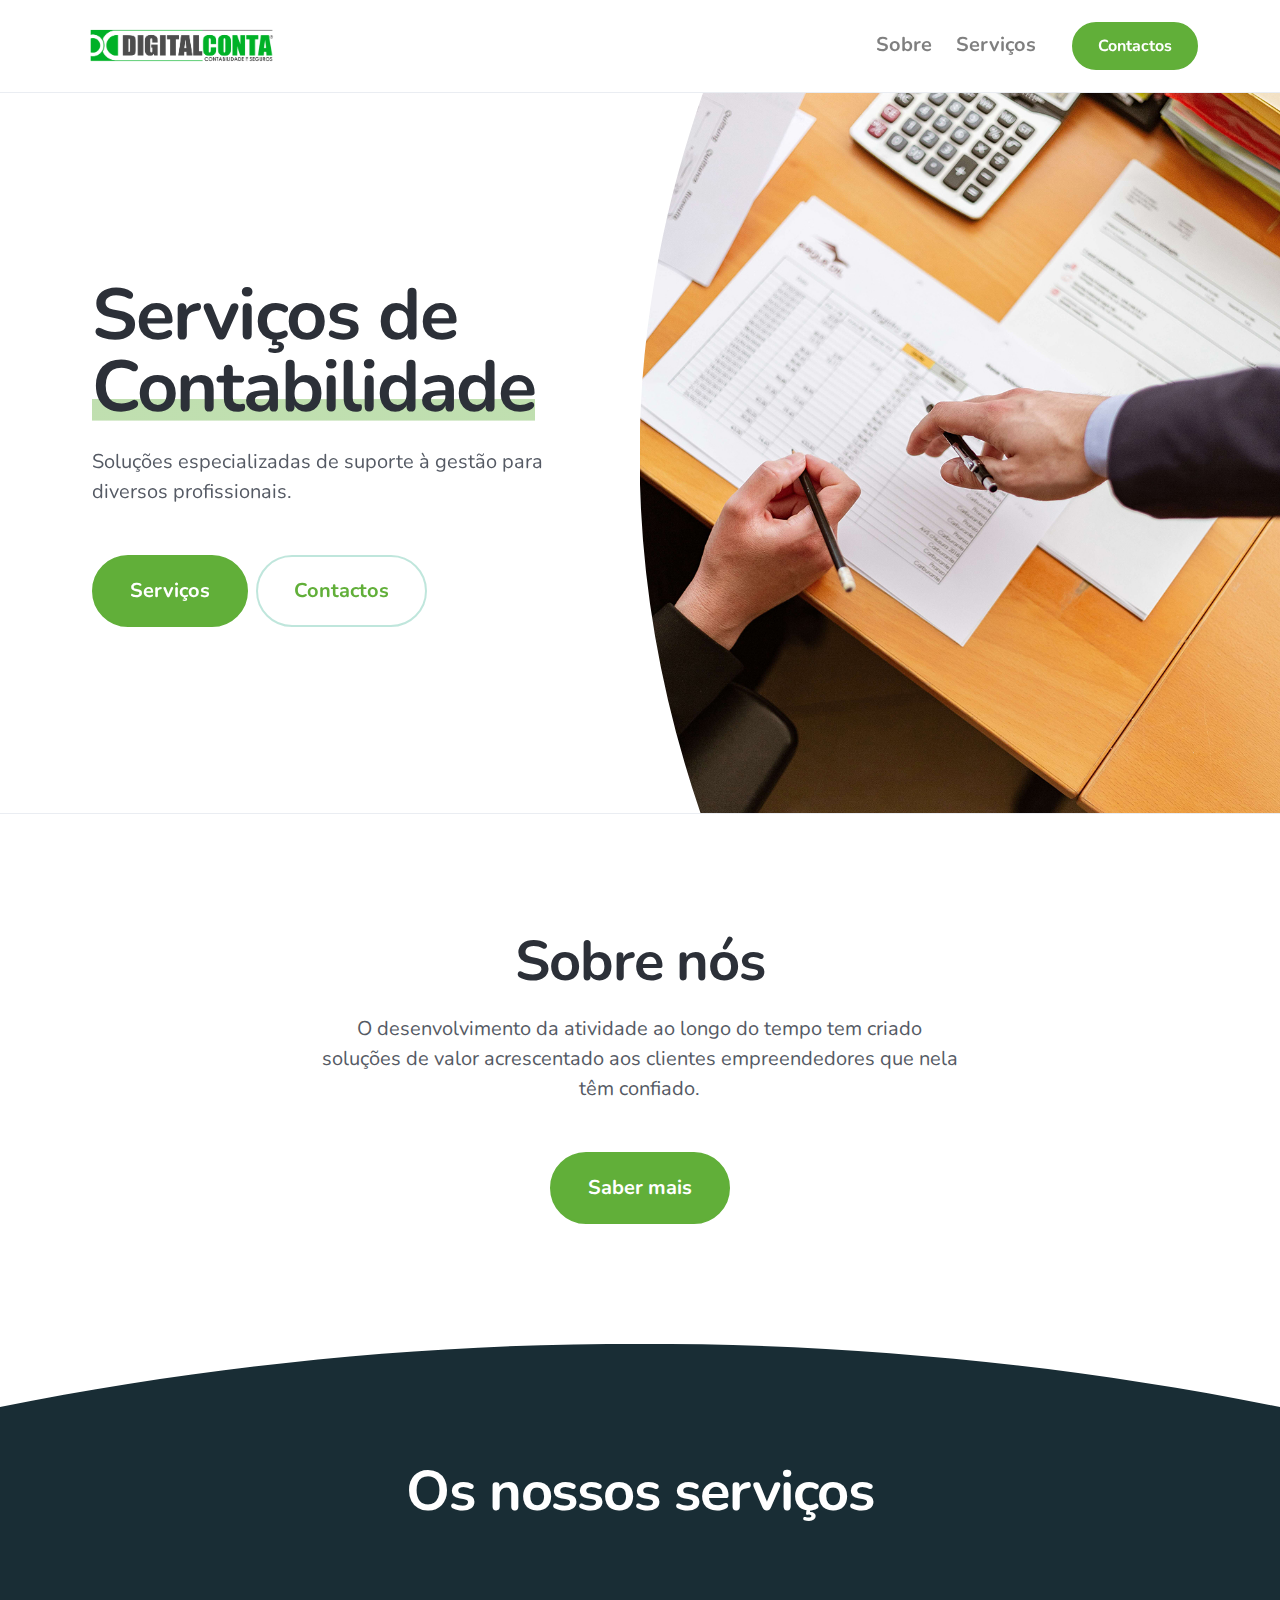
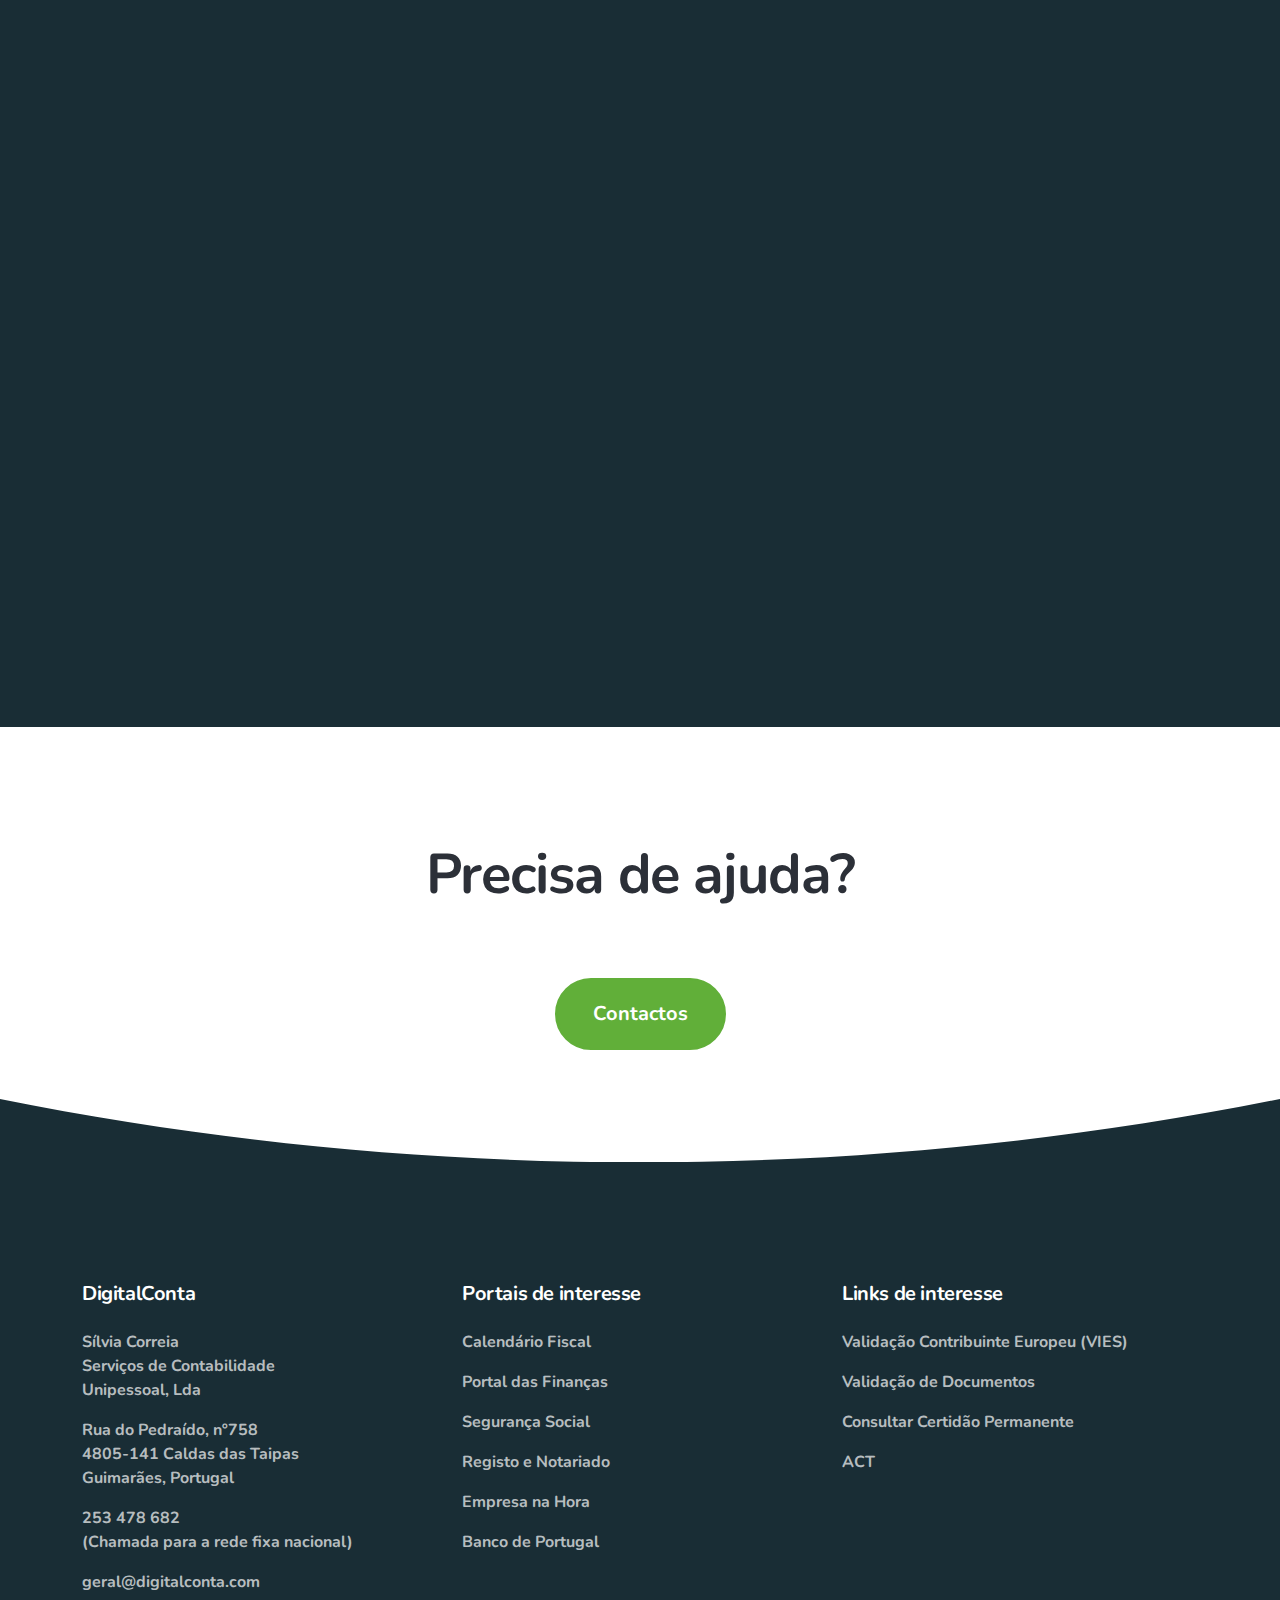
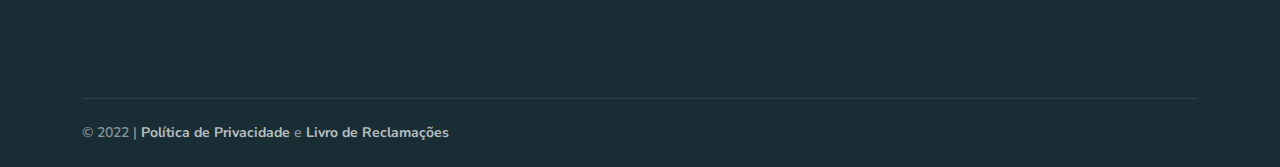
<file: index.html>
<!doctype html>
<html lang="en">

  <head>
    <meta charset="utf-8">
    <title>DIGITALCONTA</title>
    <meta name="viewport" content="width=device-width, initial-scale=1.0">
    <meta name="description" content="Contabilidade e Fiscalidade">
    <!-- Begin loading animation -->
    <link href="loader-pulse.css" rel="stylesheet" type="text/css" media="all" />
    <!-- End loading animation -->
    <link rel="icon" type="image/png" href="favicon.png"/>
    <link href="theme.css" rel="stylesheet" type="text/css" media="all" />
    <link href="https://fonts.googleapis.com/css?family=Nunito:400,400i,600,700&display=swap" rel="stylesheet">
  </head>

  <body>
    <div class="loader">
      <div class="loading-animation"></div>
    </div>
    <div class="navbar-container">
      <nav class="navbar navbar-expand-lg navbar-light" data-sticky="top">
        <div class="container">
          <a class="navbar-brand navbar-brand-dynamic-color fade-page" href="index.html">
           <img alt="DigitalConta" style="width: 200px;" src="logo-navbar.png">
          </a>
          <div class="d-flex align-items-center order-lg-3">
            <button aria-expanded="false" aria-label="Toggle navigation" class="navbar-toggler" data-target=".navbar-collapse" data-toggle="collapse" type="button">
              <img alt="Navbar Toggler Open Icon" class="navbar-toggler-open icon icon-sm" src="icon-menu.png">
              <img alt="Navbar Toggler Close Icon" class="navbar-toggler-close icon icon-sm" src="icon-x.png">
            </button>
          </div>
          <div class="collapse navbar-collapse order-3 order-lg-2 justify-content-lg-end" id="navigation-menu">
            <ul class="navbar-nav text-center my-3 my-lg-0">
              <li class="nav-item">
                  <a aria-expanded="false" aria-haspopup="true" class="nav-link nav-item" href="sobre.html" role="button">Sobre</a>
              </li>
              <li class="nav-item">
                <a aria-expanded="false" aria-haspopup="true" class="nav-link nav-item" href="servicos.html" role="button">Serviços</a>
            </li>
            <li><a href="contactos.html" class="btn btn-primary ml-lg-4 mr-lg-0 d-sm-block order-lg-3">Contactos</a></li>
          </ul>
          </div>
        </div>
      </nav>
    </div>
    
    <section class="p-0 border-top border-bottom row no-gutters">
      <div class="col-lg-7 col-xl-6">
        <div class="container min-vh-lg-80 d-flex align-items-center">
          <div class="row justify-content-center">
            <div class="col col-md-10 col-xl-9 text-center text-lg-left">
              <section>
                <div data-aos="fade-right">
                  <h1 class="display-3">Serviços de <mark data-aos="highlight-text" data-aos-delay="200">Contabilidade</mark></h1>
                  <p class="lead">
                    Soluções especializadas de suporte à gestão para diversos profissionais.
                  </p>
                </div>
                <div class="d-flex flex-column flex-sm-row mt-4 mt-md-5 justify-content-center justify-content-lg-start" data-aos="fade-right" data-aos-delay="300">
                  <a href="servicos.html" class="btn btn-primary btn-lg mx-sm-2 mx-lg-0 mr-lg-2 my-1 my-sm-0">Serviços</a>
                  <a href="contactos.html" class="btn btn-outline-primary btn-lg mx-sm-2 mx-lg-0 mr-lg-2 my-1 my-sm-0">Contactos</a>
                </div>
              </section>
            </div>
          </div>
        </div>
      </div>
      <div class="col-lg-5 col-xl-6 d-lg-flex flex-lg-column">
        <div class="divider divider-side transform-flip-y bg-white d-none d-lg-block"></div>
        <div class="d-lg-flex flex-column flex-fill" data-flickity='{ "imagesLoaded": true, "wrapAround":true, "pageDots":false, "autoPlay":true }'>
          <div class="carousel-cell text-center">
            <img class="img-fluid" src="pexels-1.jpg" alt="Image">
          </div>
        </div>
      </div>
    </section>
    <section class="o-hidden">
      <div class="container">
        <div class="row justify-content-center text-center">
          <div class="col-md-9 col-lg-8 col-xl-7">
            <h2 class="display-4">Sobre nós</h2>
            <div class="lead">O desenvolvimento da atividade ao longo do tempo tem criado soluções de valor acrescentado aos clientes empreendedores que nela têm confiado.            </div>
            <a href="sobre.html" class="btn btn-primary mt-5 mt-sm-5 btn-lg mx-sm-2 mx-lg-0 my-1 my-sm-0">Saber mais</a>
          </div>
        </div>
      </div>
    </section>
    <section class="bg-primary-3 pt-0 text-white">
      <div class="divider divider-top transform-flip-x bg-white"></div>
      <div class="container">
        <div class="row section-title justify-content-center text-center">
          <div class="col-md-9 col-lg-8 col-xl-7">
            <h3 class="display-4">Os nossos serviços</h3>
          </div>
        </div>
        <div class="row justify-content-center">
          <div class="col-xl-9 col-lg-10">
            <div class="row justify-content-center">
              <div class="col-md-6 mb-3 mb-md-4" data-aos="fade-up" data-aos-delay="10">
                <div class="card card-body bg-white min-vh-md-30 hover-box-shadow">
                  <div class="flex-fill">
                    <h4 class="h3">Contabilidade</h4>
                    <p>Contabilidade organizada ou simplificada para empresas ou independentes.</p>
                  </div>
                  <a href="servicos.html" class="stretched-link text-white">Saber mais</a>
                </div>
              </div>
              <div class="col-md-6 mb-3 mb-md-4" data-aos="fade-up" data-aos-delay="20">
                <div class="card card-body bg-white min-vh-md-30 hover-box-shadow">
                  <div class="flex-fill">
                    <h4 class="h3">Fiscalidade</h4>
                    <p>Análise e gestão nas perspetivas económica, financeira, contabilística e jurídica.</p>
                  </div>
                  <a href="servicos.html" class="stretched-link text-white">Saber mais</a>
                </div>
              </div>
              <div class="col-md-6 mb-3 mb-md-4" data-aos="fade-up" data-aos-delay="30">
                <div class="card card-body bg-white min-vh-md-30 hover-box-shadow">
                  <div class="flex-fill">
                    <h4 class="h3">Recursos Humanos</h4>
                    <p>Controlo e gestão dos direitos e deveres dos colaboradores da sua empresa.</p>
                  </div>
                  <a href="servicos.html" class="stretched-link text-white">Saber mais</a>
                </div>
              </div>
              <div class="col-md-6 mb-3 mb-md-4" data-aos="fade-up" data-aos-delay="40">
                <div class="card card-body bg-white min-vh-md-30 hover-box-shadow">
                  <div class="flex-fill">
                    <h4 class="h3">Mediação de Seguros</h4>
                    <p>Intermediário de confiança entre clientes e respetivas seguradoras.</p>
                  </div>
                  <a href="servicos.html" class="stretched-link text-white">Saber mais</a>
                </div>
              </div>
            </div>
          </div>
        </div>
      </div>
    </section>
    <section class="pb-0">
      <div class="container">
        <div class="row section-title justify-content-center text-center">
          <div class="col-md-9 col-lg-8 col-xl-7">
            <h3 class="display-4">Precisa de ajuda?</h3>
          </div>
        </div>
        <div class="row justify-content-center text-center mt-md-n4">
          <div class="col-auto">
            <a href="#" class="btn btn-primary btn-lg">Contactos</a>
          </div>
        </div>
      </div>
      <div class="divider divider-bottom bg-primary-3 mt-5"></div>
    </section>

    <footer class="bg-primary-3 text-white links-white pb-4 footer-1">
      <div class="container">
        <div class="row">
          <div class="col-xl-4 col-md-4 mb-5 mb-md-0">
            <h5>DigitalConta</h5>
            <ul class="nav flex-column flex-md-column">
              <li class="nav-item mr-3 mr-md-0">
                <a href="https://www.racius.com/silvia-correia-servicos-de-contabilidade-unipessoal-lda/" target="_blank" class="nav-link fade-page px-0 py-2">Sílvia Correia<br>Serviços de Contabilidade<br>Unipessoal, Lda</a>
              </li>
              <li class="nav-item mr-3 mr-md-0">
                <a href="https://www.google.com/maps?ll=41.49238,-8.349978&z=14&t=h&hl=pt-PT&gl=US&mapclient=embed&q=R.+do+Pedraido+758+Caldelas" target="_blank" class="nav-link fade-page px-0 py-2">
                  Rua do Pedraído, nº758<br>
                  4805-141 Caldas das Taipas<br>
                  Guimarães, Portugal</a>
              </li>
              <li class="nav-item mr-3 mr-md-0">
                <a href="tel:253478682" target="_blank" class="nav-link fade-page px-0 py-2">253 478 682<br>(Chamada para a rede fixa nacional)</a>
              </li>
              <li class="nav-item mr-3 mr-md-0">
                <a href="mailto:geral@digitalconta.com" target="_blank" class="nav-link fade-page px-0 py-2">geral@digitalconta.com</a>
              </li>
            </ul>
          </div>
          <div class="col-xl-4 col-md-4 mb-5 mb-md-0">
            <h5>Portais de interesse</h5>
            <ul class="nav flex-column flex-md-column">
              <li class="nav-item mr-3 mr-md-0">
                <a href="https://info.portaldasfinancas.gov.pt/pt/apoio_contribuinte/calendario_fiscal/Pages/obrigacoes.aspx" target="_blank" class="nav-link fade-page px-0 py-2">Calendário Fiscal</a>
              </li>
              <li class="nav-item mr-3 mr-md-0">
                <a href="https://www.portaldasfinancas.gov.pt/at/html/index.html" target="_blank" class="nav-link fade-page px-0 py-2">Portal das Finanças</a>
              </li>
              <li class="nav-item mr-3 mr-md-0">
                <a href="http://www.seg-social.pt/inicio" target="_blank" class="nav-link fade-page px-0 py-2">Segurança Social</a>
              </li>
              <li class="nav-item mr-3 mr-md-0">
                <a href="https://www.irn.mj.pt/IRN/sections/inicio" target="_blank" class="nav-link fade-page px-0 py-2">Registo e Notariado</a>
              </li>
              <li class="nav-item mr-3 mr-md-0">
                <a href="https://justica.gov.pt/Servicos/Empresa-na-Hora" target="_blank" class="nav-link fade-page px-0 py-2">Empresa na Hora</a>
              </li>
              <li class="nav-item mr-3 mr-md-0">
                <a href="https://www.bportugal.pt/" target="_blank" class="nav-link fade-page px-0 py-2">Banco de Portugal</a>
              </li>
            </ul>
          </div>
          <div class="col-xl-4 col-md-4 mb-5 mb-md-0">
            <h5>Links de interesse</h5>
            <ul class="nav flex-column flex-md-column">
              <li class="nav-item mr-3 mr-md-0">
                <a href="https://ec.europa.eu/taxation_customs/vies/" target="_blank" class="nav-link fade-page px-0 py-2">Validação Contribuinte Europeu (VIES)</a>
              </li>
              <li class="nav-item mr-3 mr-md-0">
                <a href="https://www.portaldasfinancas.gov.pt/pt/validacaoCertidaoForm.action" target="_blank" class="nav-link fade-page px-0 py-2">Validação de Documentos</a>
              </li>
              <li class="nav-item mr-3 mr-md-0">
                <a href="https://eportugal.gov.pt/empresas/Services/Online/Pedidos.aspx?service=CCP" target="_blank" class="nav-link fade-page px-0 py-2">Consultar Certidão Permanente</a>
              </li>
              <li class="nav-item mr-3 mr-md-0">
                <a href="http://www.act.gov.pt/" target="_blank" class="nav-link fade-page px-0 py-2">ACT</a>
              </li>
            </ul>
          </div>
        </div>
        <div class="row">
          <div class="col">
            <hr>
          </div>
        </div>
        <div class="row flex-column flex-lg-row align-items-center justify-content-center justify-content-lg-between text-center text-lg-left">
          <div class="col-auto">
            <div class="d-flex flex-column flex-sm-row align-items-center text-small">
              <div class="text-muted">&copy; 2022 | <a href="https://www.google.com/policies/privacy/" target="_blank">Política de Privacidade</a> e <a href="https://www.livroreclamacoes.pt/inicio" target="_blank">Livro de Reclamações</a>
              </div>
            </div>
          </div>
          <div class="col-auto mt-3 mt-lg-0">
          </div>
        </div>
      </div>
    </footer>
    <!-- Required vendor scripts (Do not remove) -->
    <script type="text/javascript" src="jquery.min.js"></script>
    <script type="text/javascript" src="popper.min.js"></script>
    <script type="text/javascript" src="bootstrap.js"></script>

    <!-- Optional Vendor Scripts (Remove the plugin script here and comment initializer script out of index.js if site does not use that feature) -->

    <!-- AOS (Animate On Scroll - animates elements into view while scrolling down) -->
    <script type="text/javascript" src="aos.js"></script>
    <!-- Clipboard (copies content from browser into OS clipboard) -->
    <script type="text/javascript" src="clipboard.min.js"></script>
    <!-- Fancybox (handles image and video lightbox and galleries) -->
    <script type="text/javascript" src="jquery.fancybox.min.js"></script>
    <!-- Flatpickr (calendar/date/time picker UI) -->
    <script type="text/javascript" src="flatpickr.min.js"></script>
    <!-- Flickity (handles touch enabled carousels and sliders) -->
    <script type="text/javascript" src="flickity.pkgd.min.js"></script>
    <!-- Ion rangeSlider (flexible and pretty range slider elements) -->
    <script type="text/javascript" src="ion.rangeSlider.min.js"></script>
    <!-- Isotope (masonry layouts and filtering) -->
    <script type="text/javascript" src="isotope.pkgd.min.js"></script>
    <!-- jarallax (parallax effect and video backgrounds) -->
    <script type="text/javascript" src="jarallax.min.js"></script>
    <script type="text/javascript" src="jarallax-video.min.js"></script>
    <script type="text/javascript" src="jarallax-element.min.js"></script>
    <!-- jQuery Countdown (displays countdown text to a specified date) -->
    <script type="text/javascript" src="jquery.countdown.min.js"></script>
    <!-- jQuery smartWizard facilitates steppable wizard content -->
    <script type="text/javascript" src="jquery.smartWizard.min.js"></script>
    <!-- Plyr (unified player for Video, Audio, Vimeo and Youtube) -->
    <script type="text/javascript" src="plyr.polyfilled.min.js"></script>
    <!-- Prism (displays formatted code boxes) -->
    <script type="text/javascript" src="prism.js"></script>
    <!-- ScrollMonitor (manages events for elements scrolling in and out of view) -->
    <script type="text/javascript" src="scrollMonitor.js"></script>
    <!-- Smooth scroll (animation to links in-page)-->
    <script type="text/javascript" src="smooth-scroll.polyfills.min.js"></script>
    <!-- SVGInjector (replaces img tags with SVG code to allow easy inclusion of SVGs with the benefit of inheriting colors and styles)-->
    <script type="text/javascript" src="svg-injector.umd.production.js"></script>
    <!-- TwitterFetcher (displays a feed of tweets from a specified account)-->
    <script type="text/javascript" src="twitterFetcher_min.js"></script>
    <!-- Typed text (animated typing effect)-->
    <script type="text/javascript" src="typed.min.js"></script>
    <!-- Required theme scripts (Do not remove) -->
    <script type="text/javascript" src="theme.js"></script>
    <!-- Removes page load animation when window is finished loading -->
    <script type="text/javascript">
      window.addEventListener("load",function(){document.querySelector('body').classList.add('loaded');});
    </script>

  </body>

</html>
</file>
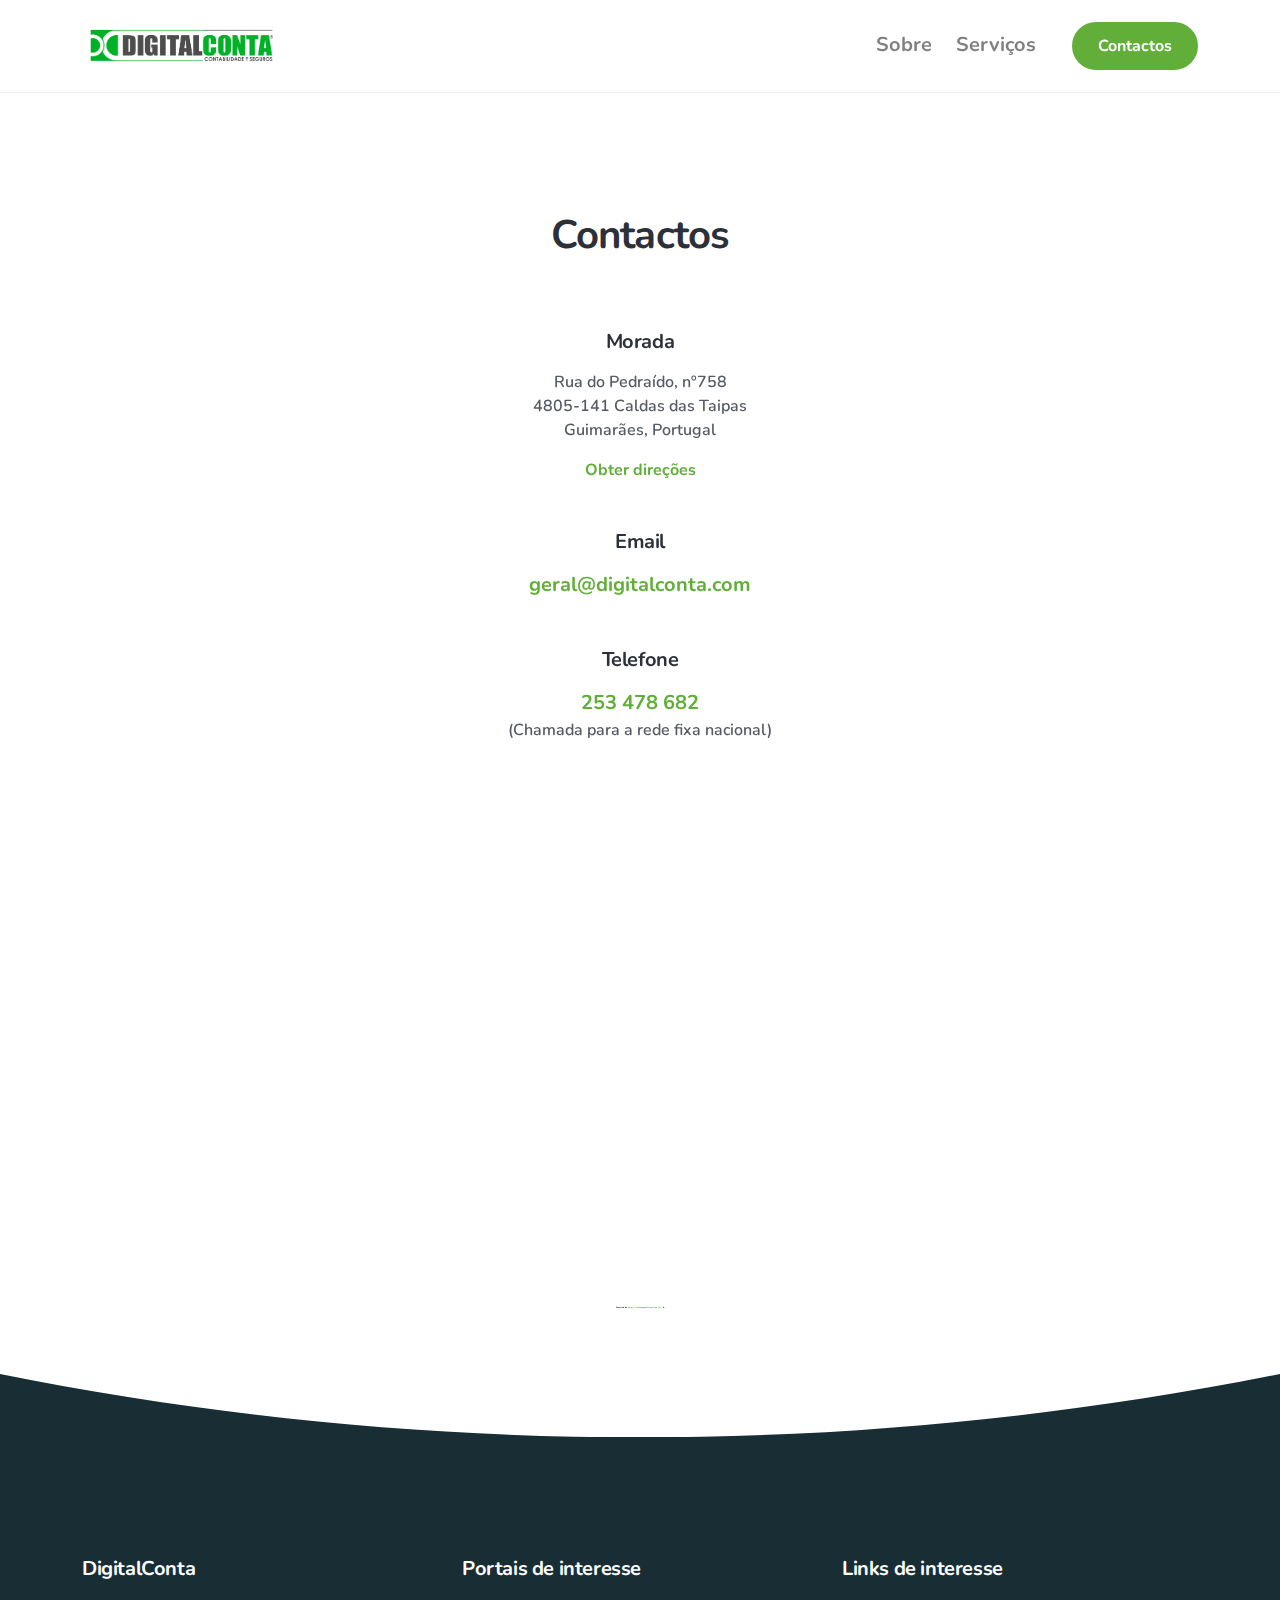
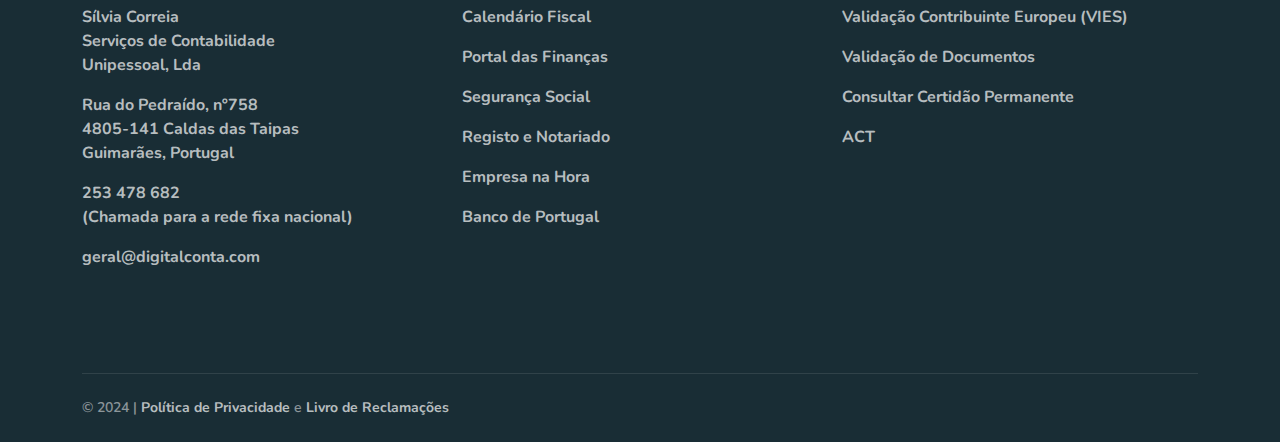
<file: contactos.html>
<!doctype html>
<html lang="en">

  <head>
    <meta charset="utf-8">
    <title>DIGITALCONTA</title>
    <meta name="viewport" content="width=device-width, initial-scale=1.0">
    <meta name="description" content="Contabilidade e Fiscalidade">
    <!-- Begin loading animation -->
    <link href="loader-pulse.css" rel="stylesheet" type="text/css" media="all" />
    <!-- End loading animation -->
    <link rel="icon" type="image/png" href="favicon.png"/>
    <link href="theme.css" rel="stylesheet" type="text/css" media="all" />
    <link href="https://fonts.googleapis.com/css?family=Nunito:400,400i,600,700&display=swap" rel="stylesheet">
  </head>

  <body>
    <div class="loader">
      <div class="loading-animation"></div>
    </div>
    <div class="navbar-container">
      <nav class="navbar navbar-expand-lg navbar-light" data-sticky="top">
        <div class="container">
          <a class="navbar-brand navbar-brand-dynamic-color fade-page" href="index.html">
           <img alt="DigitalConta" style="width: 200px;" src="logo-navbar.png">
          </a>
          <div class="d-flex align-items-center order-lg-3">
            <button aria-expanded="false" aria-label="Toggle navigation" class="navbar-toggler" data-target=".navbar-collapse" data-toggle="collapse" type="button">
              <img alt="Navbar Toggler Open Icon" class="navbar-toggler-open icon icon-sm" src="icon-menu.png">
              <img alt="Navbar Toggler Close Icon" class="navbar-toggler-close icon icon-sm" src="icon-x.png">
            </button>
          </div>
          <div class="collapse navbar-collapse order-3 order-lg-2 justify-content-lg-end" id="navigation-menu">
            <ul class="navbar-nav text-center my-3 my-lg-0">
              <li class="nav-item">
                  <a aria-expanded="false" aria-haspopup="true" class="nav-link nav-item" href="sobre.html" role="button">Sobre</a>
              </li>
              <li class="nav-item">
                <a aria-expanded="false" aria-haspopup="true" class="nav-link nav-item" href="servicos.html" role="button">Serviços</a>
            </li>
            <li><a href="contactos.html" class="btn btn-primary ml-lg-4 mr-lg-0 d-sm-block order-lg-3">Contactos</a></li>
          </ul>
          </div>
        </div>
      </nav>
    </div>

    <section class="row no-gutters border-top">
      <div class="container">
        <div class="column justify-content-center text-center">
          <h2 class="h1 pb-5">Contactos</h2>
          <div class="col-md-auto" data-aos="fade-up">
            <div class="px-md-4 px-lg-5 mb-5 mb-md-0">
              <h5>Morada</h5>
              <address>
                <p>Rua do Pedraído, nº758</p>
                <p>4805-141 Caldas das Taipas</p>
                <p>Guimarães, Portugal</p>
              </address>
              <a href="https://www.google.com/maps?ll=41.49238,-8.349978&z=14&t=h&hl=pt-PT&gl=US&mapclient=embed&q=R.+do+Pedraido+758+Caldelas">Obter direções</a>
            </div>
          </div>
          <div class="col-md-auto" data-aos="fade-up" data-aos-delay="100">
            <div class="px-md-4 pt-5 px-lg-5 mb-5 mb-md-0">
              <h5>Email</h5>
              <a href="mailto:geral@digitalconta.com" class="lead">geral@digitalconta.com</a>
            </div>
          </div>
          <div class="col-md-auto" data-aos="fade-up" data-aos-delay="200">
            <div class="px-md-4 pt-5 px-lg-5 mb-5 mb-md-0">
              <h5>Telefone</h5>
              <a href="tel:253478682" class="lead">253 478 682</a><br>
              <p>(Chamada para a rede fixa nacional)</p>
            </div>
          </div>
        </div>
      </div>
    </section>

    <section class="p-0">
      <div class="container">
        <div class="row justify-content-center text-center">
          <div style="overflow:hidden;width: 700px;position: relative;"><iframe width="700" height="440" src="https://maps.google.com/maps?width=700&amp;height=440&amp;hl=en&amp;q=R.%20do%20Pedraido%20758%20Caldelas+(T%C3%ADtulo)&amp;ie=UTF8&amp;t=&amp;z=16&amp;iwloc=B&amp;output=embed" frameborder="0" scrolling="no" marginheight="0" marginwidth="0"></iframe><div style="position: absolute;width: 80%;bottom: 10px;left: 0;right: 0;margin-left: auto;margin-right: auto;color: #000;text-align: center;"><small style="line-height: 1.8;font-size: 2px;background: #fff;">Powered by <a href="https://embedgooglemaps.com/fr/">https://embedgooglemaps.com/fr/</a> & <a href=""></a></small></div><style>#gmap_canvas img{max-width:none!important;background:none!important}</style></div><br />
          </div>
      </div>
      <div class="divider divider-bottom bg-primary-3 mt-5"></div>
    </section>

    <footer class="bg-primary-3 text-white links-white pb-4 footer-1">
      <div class="container">
        <div class="row">
          <div class="col-xl-4 col-md-4 mb-5 mb-md-0">
            <h5>DigitalConta</h5>
            <ul class="nav flex-column flex-md-column">
              <li class="nav-item mr-3 mr-md-0">
                <a href="https://www.racius.com/silvia-correia-servicos-de-contabilidade-unipessoal-lda/" target="_blank" class="nav-link fade-page px-0 py-2">Sílvia Correia<br>Serviços de Contabilidade<br>Unipessoal, Lda</a>
              </li>
              <li class="nav-item mr-3 mr-md-0">
                <a href="https://www.google.com/maps?ll=41.49238,-8.349978&z=14&t=h&hl=pt-PT&gl=US&mapclient=embed&q=R.+do+Pedraido+758+Caldelas" target="_blank" class="nav-link fade-page px-0 py-2">
                  Rua do Pedraído, nº758<br>
                  4805-141 Caldas das Taipas<br>
                  Guimarães, Portugal</a>
              </li>
              <li class="nav-item mr-3 mr-md-0">
                <a href="tel:253478682" target="_blank" class="nav-link fade-page px-0 py-2">253 478 682<br>(Chamada para a rede fixa nacional)</a>
              </li>
              <li class="nav-item mr-3 mr-md-0">
                <a href="mailto:geral@digitalconta.com" target="_blank" class="nav-link fade-page px-0 py-2">geral@digitalconta.com</a>
              </li>
            </ul>
          </div>
          <div class="col-xl-4 col-md-4 mb-5 mb-md-0">
            <h5>Portais de interesse</h5>
            <ul class="nav flex-column flex-md-column">
              <li class="nav-item mr-3 mr-md-0">
                <a href="https://info.portaldasfinancas.gov.pt/pt/apoio_contribuinte/calendario_fiscal/Pages/obrigacoes.aspx" target="_blank" class="nav-link fade-page px-0 py-2">Calendário Fiscal</a>
              </li>
              <li class="nav-item mr-3 mr-md-0">
                <a href="https://www.portaldasfinancas.gov.pt/at/html/index.html" target="_blank" class="nav-link fade-page px-0 py-2">Portal das Finanças</a>
              </li>
              <li class="nav-item mr-3 mr-md-0">
                <a href="http://www.seg-social.pt/inicio" target="_blank" class="nav-link fade-page px-0 py-2">Segurança Social</a>
              </li>
              <li class="nav-item mr-3 mr-md-0">
                <a href="https://www.irn.mj.pt/IRN/sections/inicio" target="_blank" class="nav-link fade-page px-0 py-2">Registo e Notariado</a>
              </li>
              <li class="nav-item mr-3 mr-md-0">
                <a href="https://justica.gov.pt/Servicos/Empresa-na-Hora" target="_blank" class="nav-link fade-page px-0 py-2">Empresa na Hora</a>
              </li>
              <li class="nav-item mr-3 mr-md-0">
                <a href="https://www.bportugal.pt/" target="_blank" class="nav-link fade-page px-0 py-2">Banco de Portugal</a>
              </li>
            </ul>
          </div>
          <div class="col-xl-4 col-md-4 mb-5 mb-md-0">
            <h5>Links de interesse</h5>
            <ul class="nav flex-column flex-md-column">
              <li class="nav-item mr-3 mr-md-0">
                <a href="https://ec.europa.eu/taxation_customs/vies/" target="_blank" class="nav-link fade-page px-0 py-2">Validação Contribuinte Europeu (VIES)</a>
              </li>
              <li class="nav-item mr-3 mr-md-0">
                <a href="https://www.portaldasfinancas.gov.pt/pt/validacaoCertidaoForm.action" target="_blank" class="nav-link fade-page px-0 py-2">Validação de Documentos</a>
              </li>
              <li class="nav-item mr-3 mr-md-0">
                <a href="https://eportugal.gov.pt/empresas/Services/Online/Pedidos.aspx?service=CCP" target="_blank" class="nav-link fade-page px-0 py-2">Consultar Certidão Permanente</a>
              </li>
              <li class="nav-item mr-3 mr-md-0">
                <a href="http://www.act.gov.pt/" target="_blank" class="nav-link fade-page px-0 py-2">ACT</a>
              </li>
            </ul>
          </div>
        </div>
        <div class="row">
          <div class="col">
            <hr>
          </div>
        </div>
        <div class="row flex-column flex-lg-row align-items-center justify-content-center justify-content-lg-between text-center text-lg-left">
          <div class="col-auto">
            <div class="d-flex flex-column flex-sm-row align-items-center text-small">
              <div class="text-muted">&copy; 2024 | <a href="https://www.google.com/policies/privacy/" target="_blank">Política de Privacidade</a> e <a href="https://www.livroreclamacoes.pt/inicio" target="_blank">Livro de Reclamações</a>
              </div>
            </div>
          </div>
          <div class="col-auto mt-3 mt-lg-0">
          </div>
        </div>
      </div>
    </footer>
    <!-- Required vendor scripts (Do not remove) -->
    <script type="text/javascript" src="jquery.min.js"></script>
    <script type="text/javascript" src="popper.min.js"></script>
    <script type="text/javascript" src="bootstrap.js"></script>

    <!-- Optional Vendor Scripts (Remove the plugin script here and comment initializer script out of index.js if site does not use that feature) -->

    <!-- AOS (Animate On Scroll - animates elements into view while scrolling down) -->
    <script type="text/javascript" src="aos.js"></script>
    <!-- Clipboard (copies content from browser into OS clipboard) -->
    <script type="text/javascript" src="clipboard.min.js"></script>
    <!-- Fancybox (handles image and video lightbox and galleries) -->
    <script type="text/javascript" src="jquery.fancybox.min.js"></script>
    <!-- Flatpickr (calendar/date/time picker UI) -->
    <script type="text/javascript" src="flatpickr.min.js"></script>
    <!-- Flickity (handles touch enabled carousels and sliders) -->
    <script type="text/javascript" src="flickity.pkgd.min.js"></script>
    <!-- Ion rangeSlider (flexible and pretty range slider elements) -->
    <script type="text/javascript" src="ion.rangeSlider.min.js"></script>
    <!-- Isotope (masonry layouts and filtering) -->
    <script type="text/javascript" src="isotope.pkgd.min.js"></script>
    <!-- jarallax (parallax effect and video backgrounds) -->
    <script type="text/javascript" src="jarallax.min.js"></script>
    <script type="text/javascript" src="jarallax-video.min.js"></script>
    <script type="text/javascript" src="jarallax-element.min.js"></script>
    <!-- jQuery Countdown (displays countdown text to a specified date) -->
    <script type="text/javascript" src="jquery.countdown.min.js"></script>
    <!-- jQuery smartWizard facilitates steppable wizard content -->
    <script type="text/javascript" src="jquery.smartWizard.min.js"></script>
    <!-- Plyr (unified player for Video, Audio, Vimeo and Youtube) -->
    <script type="text/javascript" src="plyr.polyfilled.min.js"></script>
    <!-- Prism (displays formatted code boxes) -->
    <script type="text/javascript" src="prism.js"></script>
    <!-- ScrollMonitor (manages events for elements scrolling in and out of view) -->
    <script type="text/javascript" src="scrollMonitor.js"></script>
    <!-- Smooth scroll (animation to links in-page)-->
    <script type="text/javascript" src="smooth-scroll.polyfills.min.js"></script>
    <!-- SVGInjector (replaces img tags with SVG code to allow easy inclusion of SVGs with the benefit of inheriting colors and styles)-->
    <script type="text/javascript" src="svg-injector.umd.production.js"></script>
    <!-- TwitterFetcher (displays a feed of tweets from a specified account)-->
    <script type="text/javascript" src="twitterFetcher_min.js"></script>
    <!-- Typed text (animated typing effect)-->
    <script type="text/javascript" src="typed.min.js"></script>
    <!-- Required theme scripts (Do not remove) -->
    <script type="text/javascript" src="theme.js"></script>
    <!-- Removes page load animation when window is finished loading -->
    <script type="text/javascript">
      window.addEventListener("load",function(){document.querySelector('body').classList.add('loaded');});
    </script>

  </body>

</html>
</file>
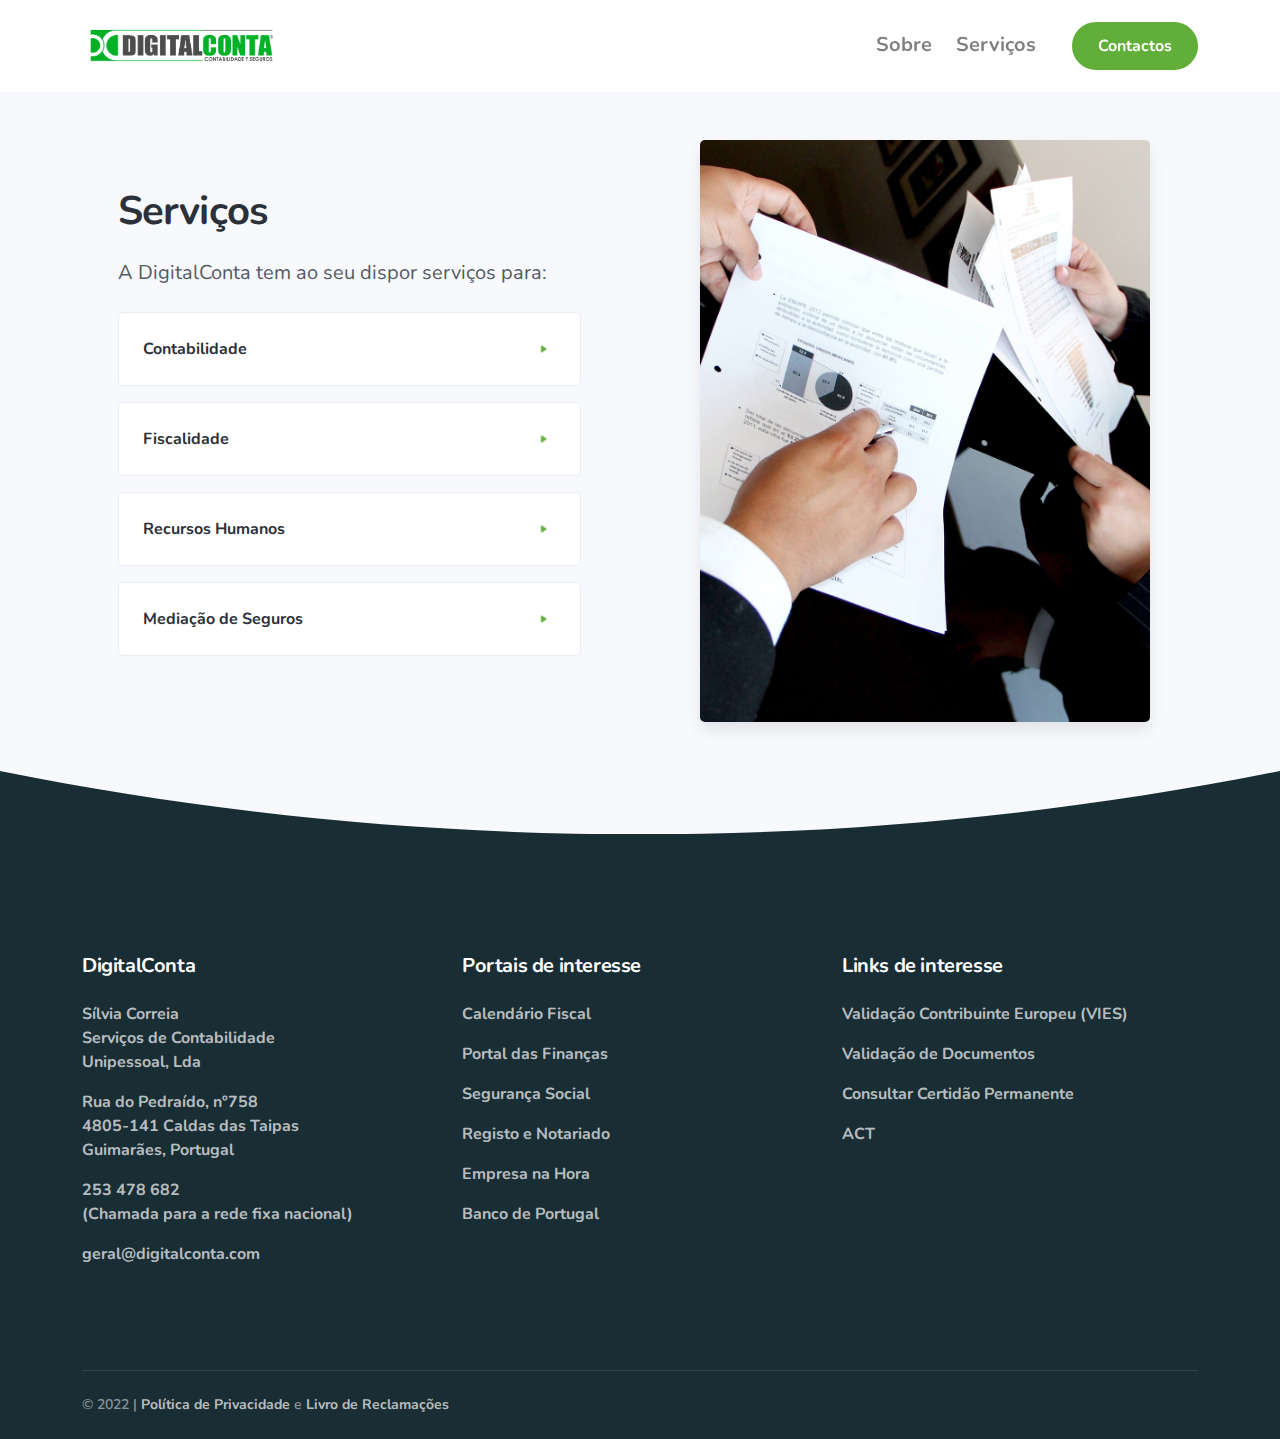
<file: servicos.html>
<!doctype html>
<html lang="en">

  <head>
    <meta charset="utf-8">
    <title>DIGITALCONTA</title>
    <meta name="viewport" content="width=device-width, initial-scale=1.0">
    <meta name="description" content="Contabilidade e Fiscalidade">
    <!-- Begin loading animation -->
    <link href="loader-pulse.css" rel="stylesheet" type="text/css" media="all" />
    <!-- End loading animation -->
    <link rel="icon" type="image/png" href="favicon.png"/>
    <link href="theme.css" rel="stylesheet" type="text/css" media="all" />
    <link href="https://fonts.googleapis.com/css?family=Nunito:400,400i,600,700&display=swap" rel="stylesheet">
  </head>

  <body>
    <div class="loader">
      <div class="loading-animation"></div>
    </div>
    <div class="navbar-container">
      <nav class="navbar navbar-expand-lg navbar-light" data-sticky="top">
        <div class="container">
          <a class="navbar-brand navbar-brand-dynamic-color fade-page" href="index.html">
           <img alt="DigitalConta" style="width: 200px;" src="logo-navbar.png">
          </a>
          <div class="d-flex align-items-center order-lg-3">
            <button aria-expanded="false" aria-label="Toggle navigation" class="navbar-toggler" data-target=".navbar-collapse" data-toggle="collapse" type="button">
              <img alt="Navbar Toggler Open Icon" class="navbar-toggler-open icon icon-sm" src="icon-menu.png">
              <img alt="Navbar Toggler Close Icon" class="navbar-toggler-close icon icon-sm" src="icon-x.png">
            </button>
          </div>
          <div class="collapse navbar-collapse order-3 order-lg-2 justify-content-lg-end" id="navigation-menu">
            <ul class="navbar-nav text-center my-3 my-lg-0">
              <li class="nav-item">
                  <a aria-expanded="false" aria-haspopup="true" class="nav-link nav-item" href="sobre.html" role="button">Sobre</a>
              </li>
              <li class="nav-item">
                <a aria-expanded="false" aria-haspopup="true" class="nav-link nav-item" href="servicos.html" role="button">Serviços</a>
            </li>
            <li><a href="contactos.html" class="btn btn-primary ml-lg-4 mr-lg-0 d-sm-block order-lg-3">Contactos</a></li>
          </ul>
          </div>
        </div>
      </nav>
    </div>
  
    <section class="p-0 bg-light">
      <div class="container">
        <div class="row pt-5 align-items-center justify-content-around">
          <div class="col-md-9 col-lg-6 col-xl-5 mb-4 mb-md-5 mb-lg-0 pl-lg-5 pl-xl-0">
            <div class="text-center text-lg-left">
              <h2 class="h1">Serviços</h2>
              <p class="lead">A DigitalConta tem ao seu dispor serviços para:</p>
            </div>
            <div id="faq-accordion">
              <div class="card mb-2 mb-md-3">
                <a href="#accordion-1" data-toggle="collapse" role="button" aria-expanded="false" class="p-3 p-md-4">
                  <div class="d-flex justify-content-between align-items-center">
                    <h6 class="mb-0 mr-2">Contabilidade</h6>
                    <img src="icon-caret-right.png" alt="Caret Right" class="icon icon-sm">
                  </div>
                </a>
                <div class="collapse" id="accordion-1" data-parent="#faq-accordion">
                  <div class="px-3 px-md-4 pb-3 pb-md-4">
                    -Análise, ordenação e arquivamento dos documentos;<br>
                    -Classificação contabilística dos documentos;<br>
                    -Registo e processamento informático;<br>
                    -Diários mensais de lançamentos;<br>
                    -Balancetes mensais (razão e analítico);<br>
                    -Contas correntes;<br>
                    -Reconciliação de contas bancárias e de terceiros.
                    <br><br>
                    No final de cada exercício, efetuamos, além dos já referidos, os seguintes trabalhos:<br><br>
                    -Lançamentos de regularizações;<br>
                    -Mapas de reintegrações e amortizações;<br>
                    -Mapas de provisões;<br>
                    -Apuramento de resultados;<br>
                    -Balancete Geral/Analítico;<br>
                    -Balancete Final do Exercício;<br>
                    -Balanços Analítico e Sintético;<br>
                    -Demonstração do Resultado Liquido;<br>
                    -Extractos gerais;<br>
                    -Elaboração do Dossier Fiscal.
                  </div>
                </div>
              </div>
              <div class="card mb-2 mb-md-3">
                <a href="#accordion-2" data-toggle="collapse" role="button" aria-expanded="false" class="p-3 p-md-4">
                  <div class="d-flex justify-content-between align-items-center">
                    <h6 class="mb-0 mr-2">Fiscalidade</h6>
                    <img src="icon-caret-right.png" alt="Caret Right" class="icon icon-sm">
                  </div>
                </a>
                <div class="collapse" id="accordion-2" data-parent="#faq-accordion">
                  <div class="px-3 px-md-4 pb-3 pb-md-4">
                    -Apuramento e elaboração das Declarações Periódicas do IVA;<br>
                    -Elaboração de guias de pagamento do IRS, IRC e Segurança Social;<br>
                    -Preparação de retenções de IRS e preenchimento do respectivo Modelo 10;<br>
                    -Elaboração de Mapas Recapitulativos;<br>
                    -Elaboração da Declaração Modelo 22;<br>
                    -Elaboração da Declaração Anual / IES;<br>
                    -Acompanhamento das situações fiscais emergentes da actividade da Empresa.<br>
                  </div>
                </div>
              </div>
              <div class="card mb-2 mb-md-3">
                <a href="#accordion-3" data-toggle="collapse" role="button" aria-expanded="false" class="p-3 p-md-4">
                  <div class="d-flex justify-content-between align-items-center">
                    <h6 class="mb-0 mr-2">Recursos Humanos</h6>
                    <img src="icon-caret-right.png" alt="Caret Right" class="icon icon-sm">
                  </div>
                </a>
                <div class="collapse" id="accordion-3" data-parent="#faq-accordion">
                  <div class="px-3 px-md-4 pb-3 pb-md-4">
                    -Processamento de vencimentos mensais;<br>
                    -Emissão de recibos de vencimento;<br>
                    -Elaboração de Mapas, Quadro de Pessoal e Balanço Social;<br>
                    -Elaboração de documentos para a Segurança Social;<br>
                    -Elaboração de mapas de férias;<br>
                    -Emissão de Declarações e Certidões diversas;<br>
                    -Manutenção de Histórico de Pessoal.
                  </div>
                </div>
              </div>
              <div class="card mb-2 mb-md-3">
                <a href="#accordion-4" data-toggle="collapse" role="button" aria-expanded="false" class="p-3 p-md-4">
                  <div class="d-flex justify-content-between align-items-center">
                    <h6 class="mb-0 mr-2">Mediação de Seguros</h6>
                    <img src="icon-caret-right.png" alt="Caret Right" class="icon icon-sm">
                  </div>
                </a>
                <div class="collapse" id="accordion-4" data-parent="#faq-accordion">
                  <div class="px-3 px-md-4 pb-3 pb-md-4">
                    <b>Seguros particulares:</b> oferecemos a melhor opção em seguros para particulares. Temos ao seu dispor uma gama de serviços que cobrem a quase totalidade de riscos na sua vida e dos seus bens.
                    <br><br><b>Seguros empresas:</b> avaliamos a cobertura de riscos de empresas e oferecemos soluções que melhor se adaptam a qualquer atividade empresarial.
                  </div>
                </div>
              </div>
            </div>
          </div>
          <div class="col-md-9 col-lg-5" data-aos="fade-in">
            <img src="pexels-3.jpg" alt="Image" class="img-fluid rounded shadow d-none d-sm-block">
          </div>
    
        </div>
      </div>
      <div class="divider divider-bottom bg-primary-3 mt-5"></div>
    </section>

    <footer class="bg-primary-3 text-white links-white pb-4 footer-1">
      <div class="container">
        <div class="row">
          <div class="col-xl-4 col-md-4 mb-5 mb-md-0">
            <h5>DigitalConta</h5>
            <ul class="nav flex-column flex-md-column">
              <li class="nav-item mr-3 mr-md-0">
                <a href="https://www.racius.com/silvia-correia-servicos-de-contabilidade-unipessoal-lda/" target="_blank" class="nav-link fade-page px-0 py-2">Sílvia Correia<br>Serviços de Contabilidade<br>Unipessoal, Lda</a>
              </li>
              <li class="nav-item mr-3 mr-md-0">
                <a href="https://www.google.com/maps?ll=41.49238,-8.349978&z=14&t=h&hl=pt-PT&gl=US&mapclient=embed&q=R.+do+Pedraido+758+Caldelas" target="_blank" class="nav-link fade-page px-0 py-2">
                  Rua do Pedraído, nº758<br>
                  4805-141 Caldas das Taipas<br>
                  Guimarães, Portugal</a>
              </li>
              <li class="nav-item mr-3 mr-md-0">
                <a href="tel:253478682" target="_blank" class="nav-link fade-page px-0 py-2">253 478 682<br>(Chamada para a rede fixa nacional)</a>
              </li>
              <li class="nav-item mr-3 mr-md-0">
                <a href="mailto:geral@digitalconta.com" target="_blank" class="nav-link fade-page px-0 py-2">geral@digitalconta.com</a>
              </li>
            </ul>
          </div>
          <div class="col-xl-4 col-md-4 mb-5 mb-md-0">
            <h5>Portais de interesse</h5>
            <ul class="nav flex-column flex-md-column">
              <li class="nav-item mr-3 mr-md-0">
                <a href="https://info.portaldasfinancas.gov.pt/pt/apoio_contribuinte/calendario_fiscal/Pages/obrigacoes.aspx" target="_blank" class="nav-link fade-page px-0 py-2">Calendário Fiscal</a>
              </li>
              <li class="nav-item mr-3 mr-md-0">
                <a href="https://www.portaldasfinancas.gov.pt/at/html/index.html" target="_blank" class="nav-link fade-page px-0 py-2">Portal das Finanças</a>
              </li>
              <li class="nav-item mr-3 mr-md-0">
                <a href="http://www.seg-social.pt/inicio" target="_blank" class="nav-link fade-page px-0 py-2">Segurança Social</a>
              </li>
              <li class="nav-item mr-3 mr-md-0">
                <a href="https://www.irn.mj.pt/IRN/sections/inicio" target="_blank" class="nav-link fade-page px-0 py-2">Registo e Notariado</a>
              </li>
              <li class="nav-item mr-3 mr-md-0">
                <a href="https://justica.gov.pt/Servicos/Empresa-na-Hora" target="_blank" class="nav-link fade-page px-0 py-2">Empresa na Hora</a>
              </li>
              <li class="nav-item mr-3 mr-md-0">
                <a href="https://www.bportugal.pt/" target="_blank" class="nav-link fade-page px-0 py-2">Banco de Portugal</a>
              </li>
            </ul>
          </div>
          <div class="col-xl-4 col-md-4 mb-5 mb-md-0">
            <h5>Links de interesse</h5>
            <ul class="nav flex-column flex-md-column">
              <li class="nav-item mr-3 mr-md-0">
                <a href="https://ec.europa.eu/taxation_customs/vies/" target="_blank" class="nav-link fade-page px-0 py-2">Validação Contribuinte Europeu (VIES)</a>
              </li>
              <li class="nav-item mr-3 mr-md-0">
                <a href="https://www.portaldasfinancas.gov.pt/pt/validacaoCertidaoForm.action" target="_blank" class="nav-link fade-page px-0 py-2">Validação de Documentos</a>
              </li>
              <li class="nav-item mr-3 mr-md-0">
                <a href="https://eportugal.gov.pt/empresas/Services/Online/Pedidos.aspx?service=CCP" target="_blank" class="nav-link fade-page px-0 py-2">Consultar Certidão Permanente</a>
              </li>
              <li class="nav-item mr-3 mr-md-0">
                <a href="http://www.act.gov.pt/" target="_blank" class="nav-link fade-page px-0 py-2">ACT</a>
              </li>
            </ul>
          </div>
        </div>
        <div class="row">
          <div class="col">
            <hr>
          </div>
        </div>
        <div class="row flex-column flex-lg-row align-items-center justify-content-center justify-content-lg-between text-center text-lg-left">
          <div class="col-auto">
            <div class="d-flex flex-column flex-sm-row align-items-center text-small">
              <div class="text-muted">&copy; 2022 | <a href="https://www.google.com/policies/privacy/" target="_blank">Política de Privacidade</a> e <a href="https://www.livroreclamacoes.pt/inicio" target="_blank">Livro de Reclamações</a>
              </div>
            </div>
          </div>
          <div class="col-auto mt-3 mt-lg-0">
          </div>
        </div>
      </div>
    </footer>
    <!-- Required vendor scripts (Do not remove) -->
    <script type="text/javascript" src="jquery.min.js"></script>
    <script type="text/javascript" src="popper.min.js"></script>
    <script type="text/javascript" src="bootstrap.js"></script>

    <!-- Optional Vendor Scripts (Remove the plugin script here and comment initializer script out of index.js if site does not use that feature) -->

    <!-- AOS (Animate On Scroll - animates elements into view while scrolling down) -->
    <script type="text/javascript" src="aos.js"></script>
    <!-- Clipboard (copies content from browser into OS clipboard) -->
    <script type="text/javascript" src="clipboard.min.js"></script>
    <!-- Fancybox (handles image and video lightbox and galleries) -->
    <script type="text/javascript" src="jquery.fancybox.min.js"></script>
    <!-- Flatpickr (calendar/date/time picker UI) -->
    <script type="text/javascript" src="flatpickr.min.js"></script>
    <!-- Flickity (handles touch enabled carousels and sliders) -->
    <script type="text/javascript" src="flickity.pkgd.min.js"></script>
    <!-- Ion rangeSlider (flexible and pretty range slider elements) -->
    <script type="text/javascript" src="ion.rangeSlider.min.js"></script>
    <!-- Isotope (masonry layouts and filtering) -->
    <script type="text/javascript" src="isotope.pkgd.min.js"></script>
    <!-- jarallax (parallax effect and video backgrounds) -->
    <script type="text/javascript" src="jarallax.min.js"></script>
    <script type="text/javascript" src="jarallax-video.min.js"></script>
    <script type="text/javascript" src="jarallax-element.min.js"></script>
    <!-- jQuery Countdown (displays countdown text to a specified date) -->
    <script type="text/javascript" src="jquery.countdown.min.js"></script>
    <!-- jQuery smartWizard facilitates steppable wizard content -->
    <script type="text/javascript" src="jquery.smartWizard.min.js"></script>
    <!-- Plyr (unified player for Video, Audio, Vimeo and Youtube) -->
    <script type="text/javascript" src="plyr.polyfilled.min.js"></script>
    <!-- Prism (displays formatted code boxes) -->
    <script type="text/javascript" src="prism.js"></script>
    <!-- ScrollMonitor (manages events for elements scrolling in and out of view) -->
    <script type="text/javascript" src="scrollMonitor.js"></script>
    <!-- Smooth scroll (animation to links in-page)-->
    <script type="text/javascript" src="smooth-scroll.polyfills.min.js"></script>
    <!-- SVGInjector (replaces img tags with SVG code to allow easy inclusion of SVGs with the benefit of inheriting colors and styles)-->
    <script type="text/javascript" src="svg-injector.umd.production.js"></script>
    <!-- Typed text (animated typing effect)-->
    <script type="text/javascript" src="typed.min.js"></script>
    <!-- Required theme scripts (Do not remove) -->
    <script type="text/javascript" src="theme.js"></script>
    <!-- Removes page load animation when window is finished loading -->
    <script type="text/javascript">
      window.addEventListener("load",function(){document.querySelector('body').classList.add('loaded');});
    </script>

  </body>

</html>
</file>
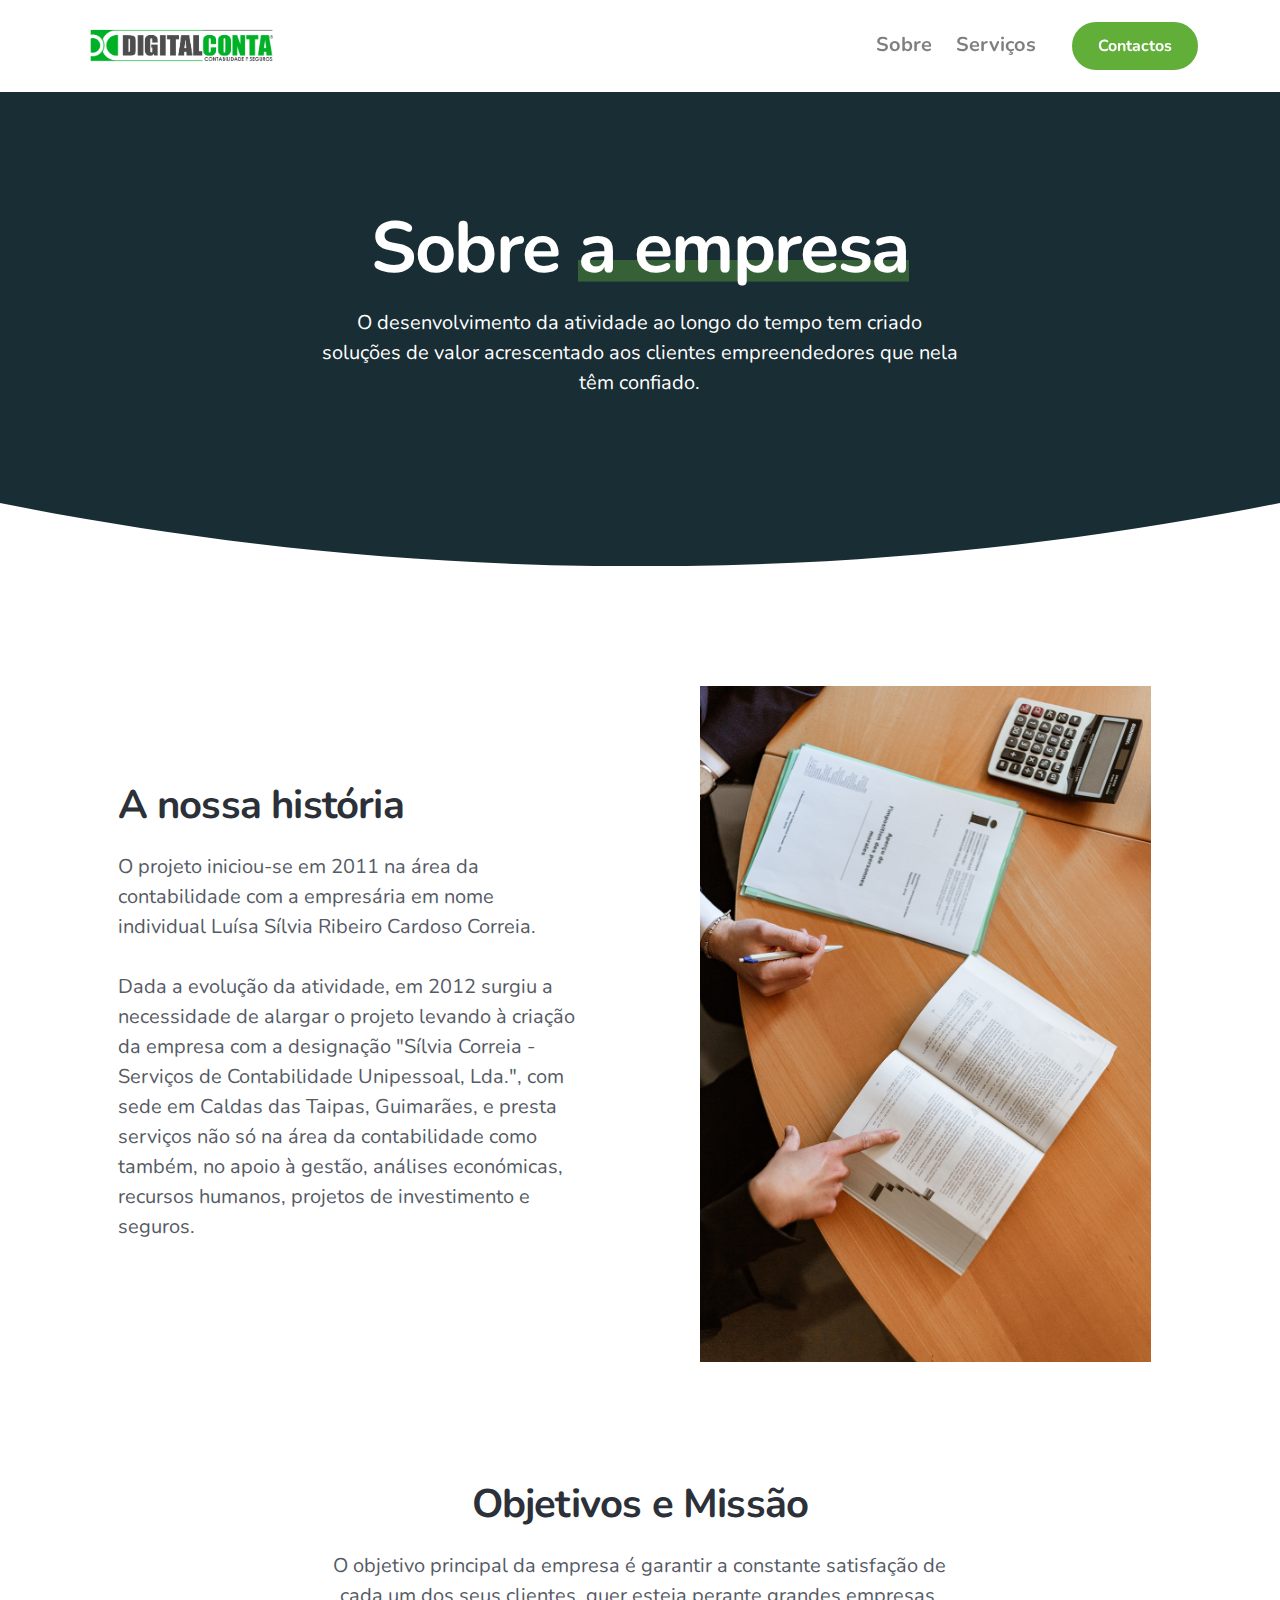
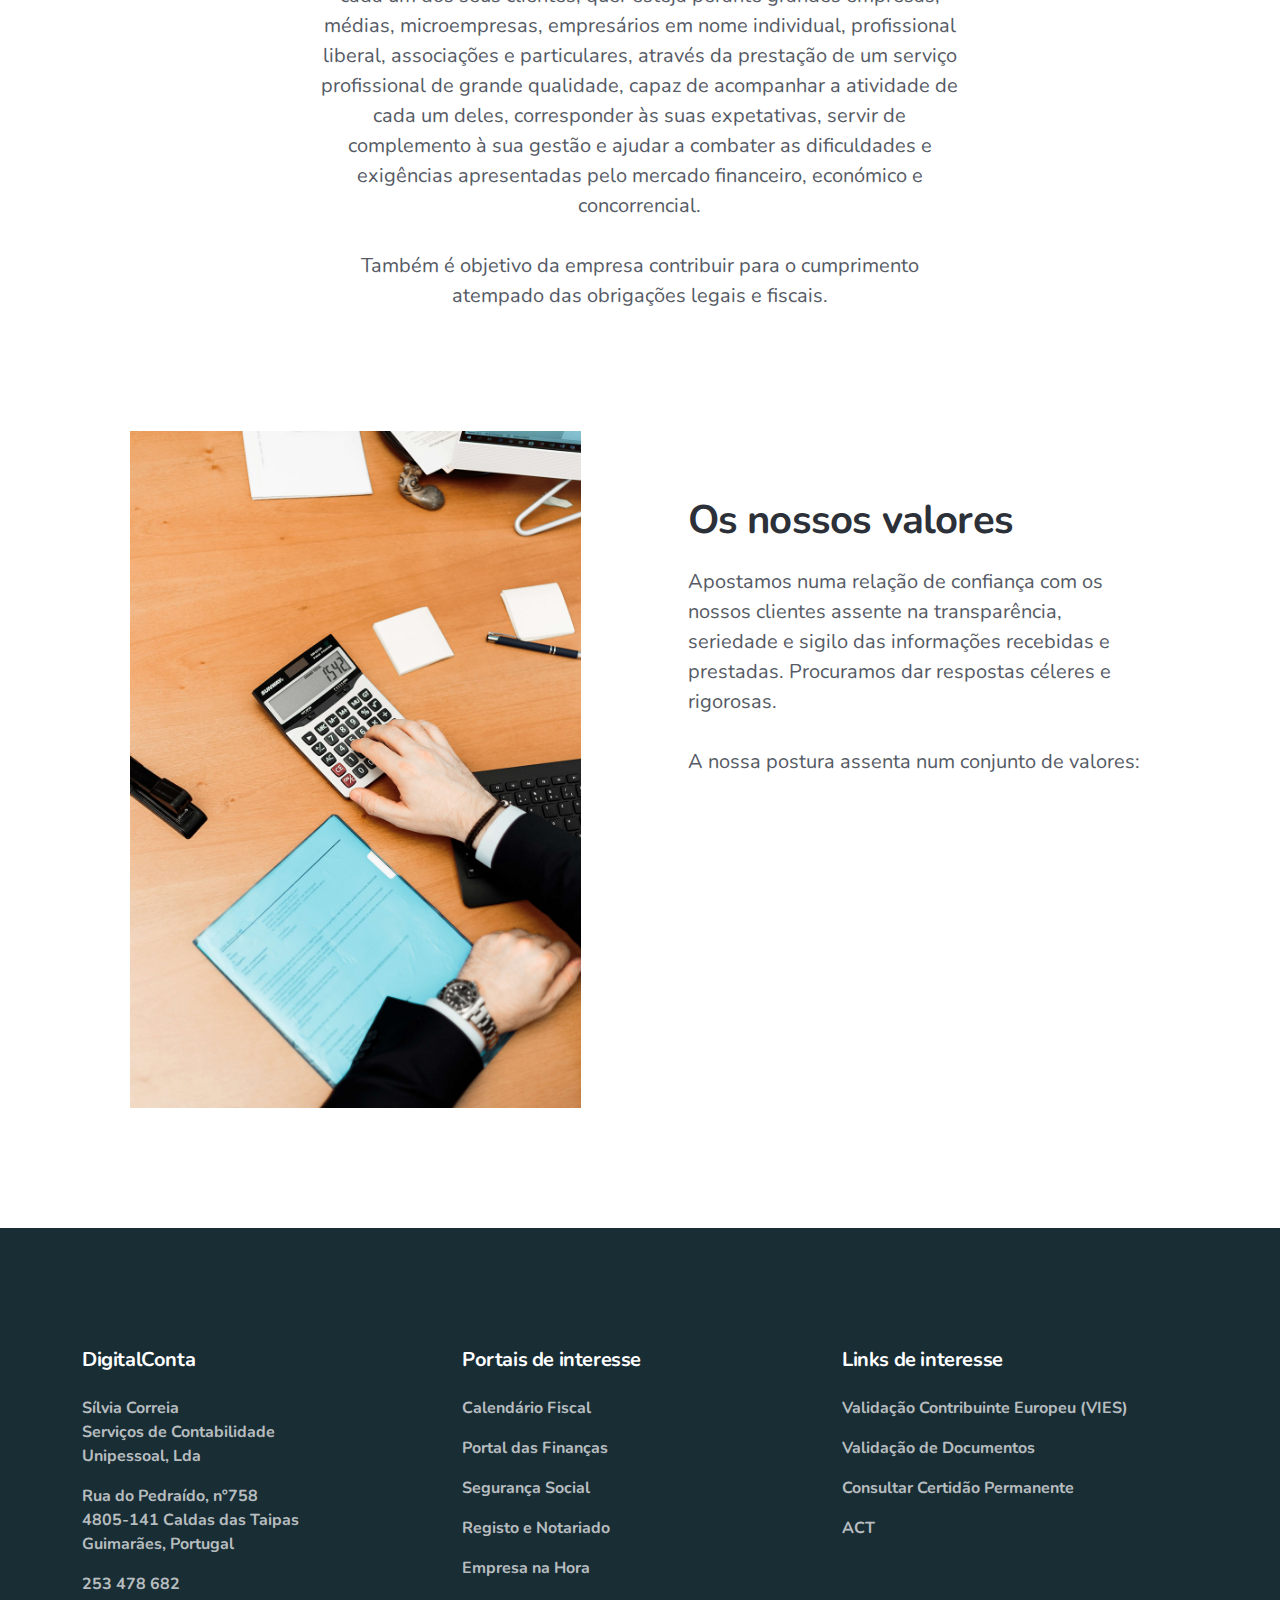
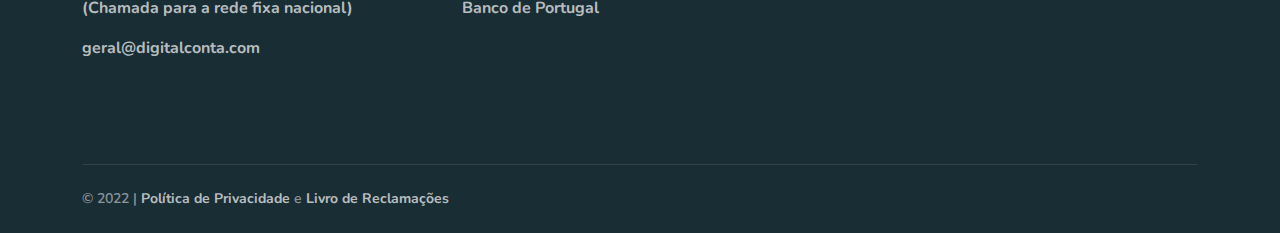
<file: sobre.html>
<!doctype html>
<html lang="en">

  <head>
    <meta charset="utf-8">
    <title>DIGITALCONTA</title>
    <meta name="viewport" content="width=device-width, initial-scale=1.0">
    <meta name="description" content="Contabilidade e Fiscalidade">
    <!-- Begin loading animation -->
    <link href="loader-pulse.css" rel="stylesheet" type="text/css" media="all" />
    <!-- End loading animation -->
    <link rel="icon" type="image/png" href="favicon.png"/>
    <link href="theme.css" rel="stylesheet" type="text/css" media="all" />
    <link href="https://fonts.googleapis.com/css?family=Nunito:400,400i,600,700&display=swap" rel="stylesheet">
  </head>

  <body>
    <div class="loader">
      <div class="loading-animation"></div>
    </div>
    <div class="navbar-container">
      <nav class="navbar navbar-expand-lg navbar-light" data-sticky="top">
        <div class="container">
          <a class="navbar-brand navbar-brand-dynamic-color fade-page" href="index.html">
           <img alt="DigitalConta" style="width: 200px;" src="logo-navbar.png">
          </a>
          <div class="d-flex align-items-center order-lg-3">
            <button aria-expanded="false" aria-label="Toggle navigation" class="navbar-toggler" data-target=".navbar-collapse" data-toggle="collapse" type="button">
              <img alt="Navbar Toggler Open Icon" class="navbar-toggler-open icon icon-sm" src="icon-menu.png">
              <img alt="Navbar Toggler Close Icon" class="navbar-toggler-close icon icon-sm" src="icon-x.png">
            </button>
          </div>
          <div class="collapse navbar-collapse order-3 order-lg-2 justify-content-lg-end" id="navigation-menu">
            <ul class="navbar-nav text-center my-3 my-lg-0">
              <li class="nav-item">
                  <a aria-expanded="false" aria-haspopup="true" class="nav-link nav-item" href="sobre.html" role="button">Sobre</a>
              </li>
              <li class="nav-item">
                <a aria-expanded="false" aria-haspopup="true" class="nav-link nav-item" href="servicos.html" role="button">Serviços</a>
            </li>
            <li><a href="contactos.html" class="btn btn-primary ml-lg-4 mr-lg-0 d-sm-block order-lg-3">Contactos</a></li>
          </ul>
          </div>
        </div>
      </nav>
    </div>

    <div class="bg-primary-3 o-hidden" data-overlay>
      <section class="text-white pb-0">
        <div class="container pb-5">
          <div class="row justify-content-center text-center">
            <div class="col-md-9 col-lg-8 col-xl-7">
              <h1 class="display-3">Sobre <mark data-aos="highlight-text" data-aos-delay="250">a empresa</mark></h1>
              <p class="lead mb-0">O desenvolvimento da atividade ao longo do tempo tem criado soluções de valor acrescentado aos clientes empreendedores que nela têm confiado.</p>
            </div>
          </div>
        </div>
        <div class="divider divider-bottom bg-white"></div>
      </section>
    </div>

    <section class="o-hidden">
      <div class="container">
        <div class="row align-items-center justify-content-around text-center text-lg-left">
          <div class="col-md-9 col-lg-6 col-xl-5 mb-4 mb-md-5 mb-lg-0 pl-lg-5 pl-xl-0">
            <div>
              <h3 class="h1">A nossa história</h3>
              <p class="lead">
                O projeto iniciou-se em 2011 na área da contabilidade com a empresária em nome individual Luísa Sílvia Ribeiro Cardoso Correia.<br><br>
                Dada a evolução da atividade, em 2012 surgiu a necessidade de alargar o projeto levando à criação da empresa com a designação "Sílvia Correia - Serviços de Contabilidade Unipessoal, Lda.", com sede em Caldas das Taipas, Guimarães, e presta serviços não só na área da contabilidade como também, no apoio à gestão, análises económicas, recursos humanos, projetos de investimento e seguros.
              </p>
            </div>
          </div>
          <div class="col-md-9 col-lg-6 col-xl-5">
            <img src="pexels-4.jpg" alt="Image" class="img-fluid">
          </div>
        </div>
      </div>
    </section>

    <section class="p-0">
      <div class="container">
        <div class="row justify-content-center text-center">
          <div class="col-md-9 col-lg-8 col-xl-7">
            <h3 class="h1">Objetivos e Missão</h3>
            <div class="lead"> O objetivo principal da empresa é garantir a constante satisfação de cada um dos seus clientes, quer esteja perante grandes empresas, médias, microempresas, empresários em nome individual, profissional liberal, associações e particulares, através da prestação de um serviço profissional de grande qualidade, capaz de acompanhar a atividade de cada um deles, corresponder às suas expetativas, servir de complemento à sua gestão e ajudar a combater as dificuldades e exigências apresentadas pelo mercado financeiro, económico e concorrencial.
              <br><br>
              Também é objetivo da empresa contribuir para o cumprimento atempado das obrigações legais e fiscais.</div>
          </div>
        </div>
      </div>
    </section>

    <section>
      <div class="container">
        <div class="row align-items-center justify-content-around text-center text-lg-left">
          <div class="col-md-9 col-lg-6 col-xl-5 mb-4 mb-md-5 mb-lg-0 order-lg-2 pl-lg-5 pl-xl-0">
            <div>
              <h2 class="h1">Os nossos valores</h2>
              <p class="lead">Apostamos numa relação de confiança com os nossos clientes assente na transparência, seriedade e sigilo das informações recebidas e prestadas. Procuramos dar respostas céleres e rigorosas.
                <br><br>
                A nossa postura assenta num conjunto de valores:
              </p>
            </div>
            <div class="d-flex flex-wrap flex-column justify-content-center justify-content-lg-start">
              <div class="mb-3 mr-4 ml-lg-0 mr-lg-4" data-aos="fade-left" data-aos-delay="100">
                <div class="d-flex align-items-center">
                  <div class="rounded-circle bg-success-alt">
                    <img src="icon-check.png" alt="Check Icon" class="m-2 icon icon-xs">
                  </div>
                  <h6 class="mb-0 ml-3">Comunicação</h6>
                </div>
              </div>
              <div class="mb-3 mr-4 ml-lg-0 mr-lg-4" data-aos="fade-left" data-aos-delay="200">
                <div class="d-flex align-items-center">
                  <div class="rounded-circle bg-success-alt">
                    <img src="icon-check.png" alt="Check Icon" class="m-2 icon icon-xs">
                  </div>
                  <h6 class="mb-0 ml-3">Segurança</h6>
                </div>
              </div>
              <div class="mb-3 mr-4 ml-lg-0 mr-lg-4" data-aos="fade-left" data-aos-delay="300">
                <div class="d-flex align-items-center">
                  <div class="rounded-circle bg-success-alt">
                    <img src="icon-check.png" alt="Check Icon" class="m-2 icon icon-xs">
                  </div>
                  <h6 class="mb-0 ml-3">Organização</h6>
                </div>
              </div>
              <div class="mb-3 mr-4 ml-lg-0 mr-lg-4" data-aos="fade-left" data-aos-delay="400">
                <div class="d-flex align-items-center">
                  <div class="rounded-circle bg-success-alt">
                    <img src="icon-check.png" alt="Check Icon" class="m-2 icon icon-xs">
                  </div>
                  <h6 class="mb-0 ml-3">Ética</h6>
                </div>
              </div>
              <div class="mb-3 mr-4 ml-lg-0 mr-lg-4" data-aos="fade-left" data-aos-delay="400">
                <div class="d-flex align-items-center">
                  <div class="rounded-circle bg-success-alt">
                    <img src="icon-check.png" alt="Check Icon" class="m-2 icon icon-xs">
                  </div>
                  <h6 class="mb-0 ml-3">Responsabilidade</h6>
                </div>
              </div>
            </div>
          </div>
          <div class="col-md-9 col-lg-6 col-xl-5 order-lg-1">
            <img src="pexels-2.jpg" alt="Image" class="img-fluid">
          </div>
        </div>
      </div>
    </section>
  
    <footer class="bg-primary-3 text-white links-white pb-4 footer-1">
      <div class="container">
        <div class="row">
          <div class="col-xl-4 col-md-4 mb-5 mb-md-0">
            <h5>DigitalConta</h5>
            <ul class="nav flex-column flex-md-column">
              <li class="nav-item mr-3 mr-md-0">
                <a href="https://www.racius.com/silvia-correia-servicos-de-contabilidade-unipessoal-lda/" target="_blank" class="nav-link fade-page px-0 py-2">Sílvia Correia<br>Serviços de Contabilidade<br>Unipessoal, Lda</a>
              </li>
              <li class="nav-item mr-3 mr-md-0">
                <a href="https://www.google.com/maps?ll=41.49238,-8.349978&z=14&t=h&hl=pt-PT&gl=US&mapclient=embed&q=R.+do+Pedraido+758+Caldelas" target="_blank" class="nav-link fade-page px-0 py-2">
                  Rua do Pedraído, nº758<br>
                  4805-141 Caldas das Taipas<br>
                  Guimarães, Portugal</a>
              </li>
              <li class="nav-item mr-3 mr-md-0">
                <a href="tel:253478682" target="_blank" class="nav-link fade-page px-0 py-2">253 478 682<br>(Chamada para a rede fixa nacional)</a>
              </li>
              <li class="nav-item mr-3 mr-md-0">
                <a href="mailto:geral@digitalconta.com" target="_blank" class="nav-link fade-page px-0 py-2">geral@digitalconta.com</a>
              </li>
            </ul>
          </div>
          <div class="col-xl-4 col-md-4 mb-5 mb-md-0">
            <h5>Portais de interesse</h5>
            <ul class="nav flex-column flex-md-column">
              <li class="nav-item mr-3 mr-md-0">
                <a href="https://info.portaldasfinancas.gov.pt/pt/apoio_contribuinte/calendario_fiscal/Pages/obrigacoes.aspx" target="_blank" class="nav-link fade-page px-0 py-2">Calendário Fiscal</a>
              </li>
              <li class="nav-item mr-3 mr-md-0">
                <a href="https://www.portaldasfinancas.gov.pt/at/html/index.html" target="_blank" class="nav-link fade-page px-0 py-2">Portal das Finanças</a>
              </li>
              <li class="nav-item mr-3 mr-md-0">
                <a href="http://www.seg-social.pt/inicio" target="_blank" class="nav-link fade-page px-0 py-2">Segurança Social</a>
              </li>
              <li class="nav-item mr-3 mr-md-0">
                <a href="https://www.irn.mj.pt/IRN/sections/inicio" target="_blank" class="nav-link fade-page px-0 py-2">Registo e Notariado</a>
              </li>
              <li class="nav-item mr-3 mr-md-0">
                <a href="https://justica.gov.pt/Servicos/Empresa-na-Hora" target="_blank" class="nav-link fade-page px-0 py-2">Empresa na Hora</a>
              </li>
              <li class="nav-item mr-3 mr-md-0">
                <a href="https://www.bportugal.pt/" target="_blank" class="nav-link fade-page px-0 py-2">Banco de Portugal</a>
              </li>
            </ul>
          </div>
          <div class="col-xl-4 col-md-4 mb-5 mb-md-0">
            <h5>Links de interesse</h5>
            <ul class="nav flex-column flex-md-column">
              <li class="nav-item mr-3 mr-md-0">
                <a href="https://ec.europa.eu/taxation_customs/vies/" target="_blank" class="nav-link fade-page px-0 py-2">Validação Contribuinte Europeu (VIES)</a>
              </li>
              <li class="nav-item mr-3 mr-md-0">
                <a href="https://www.portaldasfinancas.gov.pt/pt/validacaoCertidaoForm.action" target="_blank" class="nav-link fade-page px-0 py-2">Validação de Documentos</a>
              </li>
              <li class="nav-item mr-3 mr-md-0">
                <a href="https://eportugal.gov.pt/empresas/Services/Online/Pedidos.aspx?service=CCP" target="_blank" class="nav-link fade-page px-0 py-2">Consultar Certidão Permanente</a>
              </li>
              <li class="nav-item mr-3 mr-md-0">
                <a href="http://www.act.gov.pt/" target="_blank" class="nav-link fade-page px-0 py-2">ACT</a>
              </li>
            </ul>
          </div>
        </div>
        <div class="row">
          <div class="col">
            <hr>
          </div>
        </div>
        <div class="row flex-column flex-lg-row align-items-center justify-content-center justify-content-lg-between text-center text-lg-left">
          <div class="col-auto">
            <div class="d-flex flex-column flex-sm-row align-items-center text-small">
              <div class="text-muted">&copy; 2022 | <a href="https://www.google.com/policies/privacy/" target="_blank">Política de Privacidade</a> e <a href="https://www.livroreclamacoes.pt/inicio" target="_blank">Livro de Reclamações</a>
              </div>
            </div>
          </div>
          <div class="col-auto mt-3 mt-lg-0">
          </div>
        </div>
      </div>
    </footer>
    <!-- Required vendor scripts (Do not remove) -->
    <script type="text/javascript" src="jquery.min.js"></script>
    <script type="text/javascript" src="popper.min.js"></script>
    <script type="text/javascript" src="bootstrap.js"></script>

    <!-- Optional Vendor Scripts (Remove the plugin script here and comment initializer script out of index.js if site does not use that feature) -->

    <!-- AOS (Animate On Scroll - animates elements into view while scrolling down) -->
    <script type="text/javascript" src="aos.js"></script>
    <!-- Clipboard (copies content from browser into OS clipboard) -->
    <script type="text/javascript" src="clipboard.min.js"></script>
    <!-- Fancybox (handles image and video lightbox and galleries) -->
    <script type="text/javascript" src="jquery.fancybox.min.js"></script>
    <!-- Flatpickr (calendar/date/time picker UI) -->
    <script type="text/javascript" src="flatpickr.min.js"></script>
    <!-- Flickity (handles touch enabled carousels and sliders) -->
    <script type="text/javascript" src="flickity.pkgd.min.js"></script>
    <!-- Ion rangeSlider (flexible and pretty range slider elements) -->
    <script type="text/javascript" src="ion.rangeSlider.min.js"></script>
    <!-- Isotope (masonry layouts and filtering) -->
    <script type="text/javascript" src="isotope.pkgd.min.js"></script>
    <!-- jarallax (parallax effect and video backgrounds) -->
    <script type="text/javascript" src="jarallax.min.js"></script>
    <script type="text/javascript" src="jarallax-video.min.js"></script>
    <script type="text/javascript" src="jarallax-element.min.js"></script>
    <!-- jQuery Countdown (displays countdown text to a specified date) -->
    <script type="text/javascript" src="jquery.countdown.min.js"></script>
    <!-- jQuery smartWizard facilitates steppable wizard content -->
    <script type="text/javascript" src="jquery.smartWizard.min.js"></script>
    <!-- Plyr (unified player for Video, Audio, Vimeo and Youtube) -->
    <script type="text/javascript" src="plyr.polyfilled.min.js"></script>
    <!-- Prism (displays formatted code boxes) -->
    <script type="text/javascript" src="prism.js"></script>
    <!-- ScrollMonitor (manages events for elements scrolling in and out of view) -->
    <script type="text/javascript" src="scrollMonitor.js"></script>
    <!-- Smooth scroll (animation to links in-page)-->
    <script type="text/javascript" src="smooth-scroll.polyfills.min.js"></script>
    <!-- Typed text (animated typing effect)-->
    <script type="text/javascript" src="typed.min.js"></script>
    <!-- Required theme scripts (Do not remove) -->
    <script type="text/javascript" src="theme.js"></script>
    <!-- Removes page load animation when window is finished loading -->
    <script type="text/javascript">
      window.addEventListener("load",function(){document.querySelector('body').classList.add('loaded');});
    </script>

  </body>

</html>
</file>
<file: loader-pulse.css>
@keyframes hideLoader{0%{width:100%;height:100%}100%{width:0;height:0}}body>div.loader{position:fixed;background:#fff;width:100%;height:100%;z-index:1071;opacity:0;transition:opacity .5s ease;overflow:hidden;pointer-events:none;display:flex;align-items:center;justify-content:center}body:not(.loaded)>div.loader{opacity:1}body:not(.loaded){overflow:hidden}body.loaded>div.loader{animation:hideLoader .5s linear .5s forwards}.loading-animation{width:40px;height:40px;margin:100px auto;background-color:#009B72;border-radius:100%;animation:pulse 1s infinite ease-in-out}@keyframes pulse{0%{-webkit-transform:scale(0);transform:scale(0)}100%{-webkit-transform:scale(1);transform:scale(1);opacity:0}}
</file>
